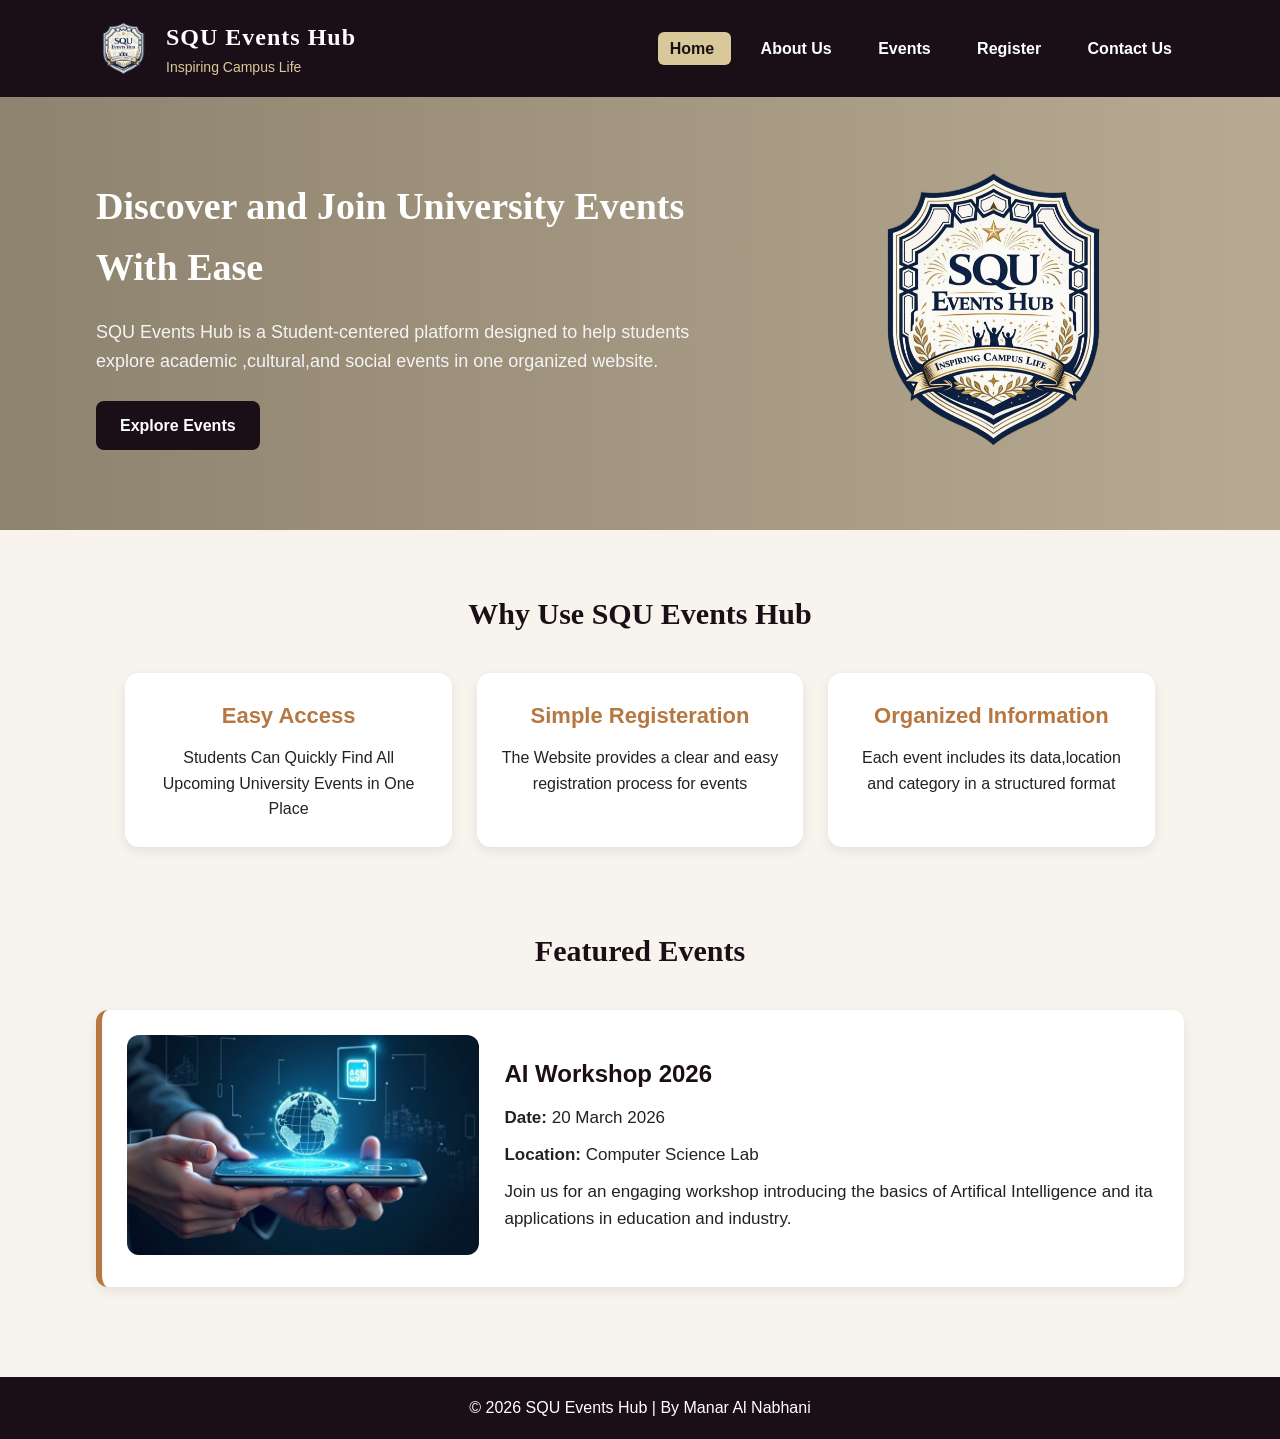
<file: index.html>
<!DOCTYPE html>
<html lang="en">
<head>
    <meta charset="UTF-8">
    <meta name="viewport" content="width=device-width, initial-scale=1.0">
    <title> SQU Events Hub </title>
    <link rel="stylesheet" href="style.css">
    <style>
        .hero.txt{
            letter-spacing: 1px;
        }
    </style>
</head>
<body>
    <header>
        <div class="container nav-bar">
            <div class="brand">
                <img src="images/logo.png" alt="SQU Events Hub Logo">
                <div>
                    <h1 id="site-title" style="text-align: center;"> SQU Events Hub </h1>
                    <p> Inspiring Campus Life </p>
                </div>
            </div>
            <nav>
                <a href="index.html" class="active"> Home </a>
                <a href="about.html"> About Us </a>
                <a href="events.html"> Events </a>
                <a href="register.html"> Register </a>
                <a href="contact.html"> Contact Us </a>
            </nav>
        </div>
    </header>
    <section class="hero">
        <div class="container hero-content">
            <div class="hero-text">
                <h2> Discover and Join University Events With Ease</h2>
                <p>
                    SQU Events Hub is a Student-centered platform designed to help students
                    explore academic ,cultural,and social events in one organized website.
                </p>
                <a href="events.html" class="btn"> Explore Events </a>
            </div>
            <div class="hero-image">
                <img src="images/logo.png" alt="SQU Events Hub Logo">
            </div>
        </div>
    </section>
    <section class="features">
        <div class="container">
            <h3> Why Use SQU Events Hub </h3>
            <div class="cards">
                <div class="card">
                    <h4> Easy Access </h4>
                    <p> Students Can Quickly Find All Upcoming University Events in One Place </p>
                </div>
                <div class="card">
                    <h4> Simple Registeration </h4>
                    <p> The Website provides a clear and easy registration process for events </p>
                </div>
                <div class="card">
                    <h4> Organized Information </h4>
                    <p> Each event includes its data,location and category in a structured format </p>
                </div>
            </div>
        </div>
    </section>

    <section class="highlight">
        <div class="container">
            <h3> Featured Events </h3>
            <div class="highlight-box">
                <div class="highlight-image">
                    <img src="images/event1.jpeg" alt="AI Workshop">
                </div>
                <div class="highlight-text">
                    <h4> AI Workshop 2026 </h4>
                    <p><strong> Date: </strong> 20 March 2026 </p>
                    <p><strong> Location: </strong> Computer Science Lab </p>
                    <p>
                    Join us for an engaging workshop introducing the basics of Artifical
                    Intelligence and ita applications in education and industry.
                    </p>
                </div>
            </div>
        </div>
    </section>
    <footer>
        <div class="container">
            <p>&copy; 2026 SQU Events Hub | By Manar Al Nabhani </p>
        </div>
    </footer>
</body>
</html>
</file>
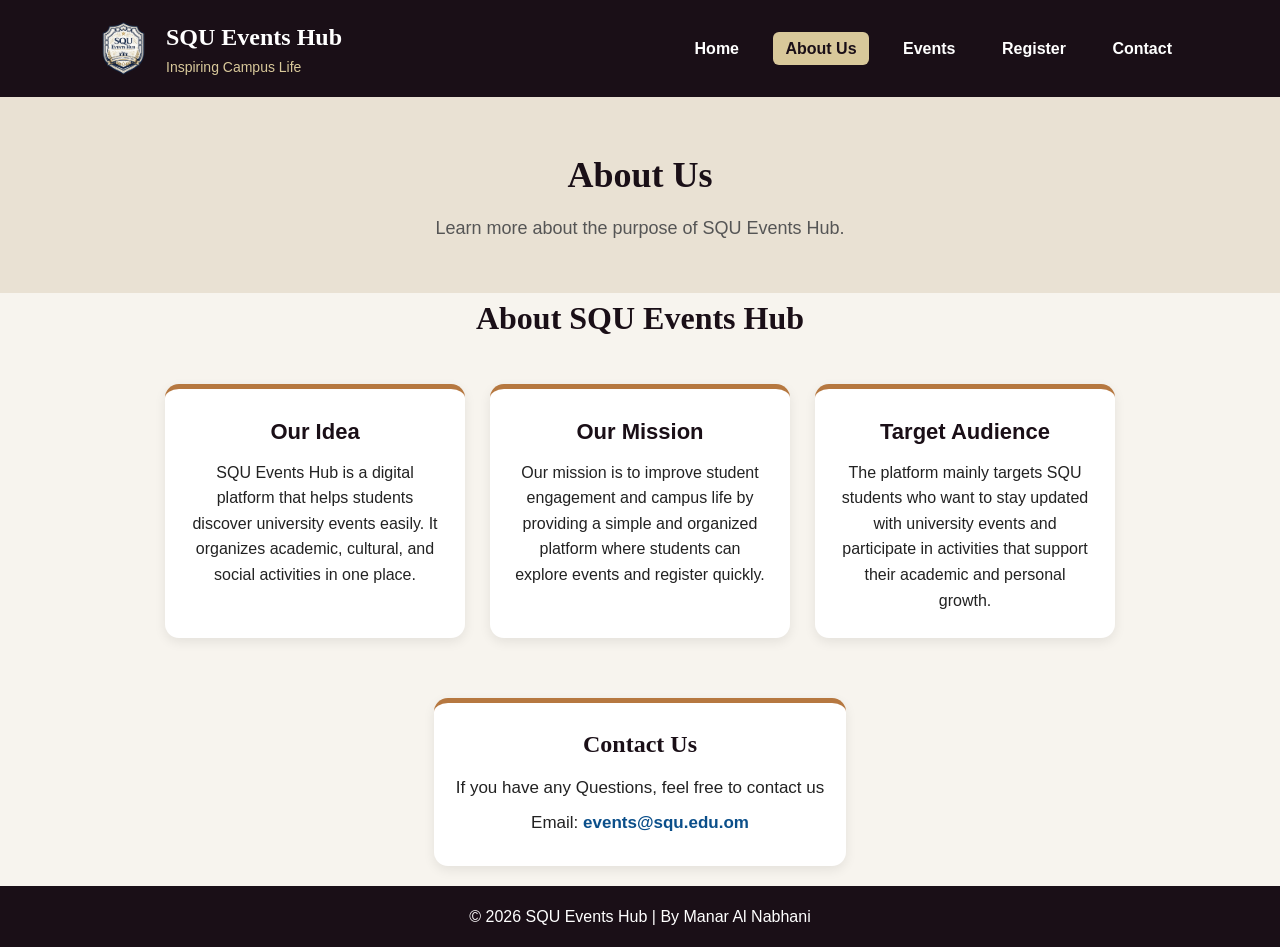
<file: about.html>
<!DOCTYPE html>
<html lang="en">
<head>
    <meta charset="UTF-8">
    <meta name="viewport" content="width=device-width, initial-scale=1.0">
    <title>About Us - SQU Events Hub</title>
    <link rel="stylesheet" href="style.css">
</head>
<body>

    <header>
        <div class="container nav-bar">
            <div class="brand">
                <img src="images/logo.png" alt="SQU Events Hub Logo">
                <div>
                    <h1>SQU Events Hub</h1>
                    <p>Inspiring Campus Life</p>
                </div>
            </div>

            <nav>
                <a href="index.html">Home</a>
                <a href="about.html" class="active">About Us</a>
                <a href="events.html">Events</a>
                <a href="register.html">Register</a>
                <a href="contact.html">Contact</a>
            </nav>
        </div>
    </header>

    <section class="page-hero">
        <div class="container">
            <h2>About Us</h2>
            <p>Learn more about the purpose of SQU Events Hub.</p>
        </div>
    </section>

    <section class="about-section">
        <div class="container">
            <h3 class="about-title">About SQU Events Hub</h3>

            <div class="about-cards">
                <div class="about-card">
                    <h4>Our Idea</h4>
                    <p>
                        SQU Events Hub is a digital platform that helps students discover
                        university events easily. It organizes academic, cultural, and
                        social activities in one place.
                    </p>
                </div>

                <div class="about-card">
                    <h4>Our Mission</h4>
                    <p>
                        Our mission is to improve student engagement and campus life
                        by providing a simple and organized platform where students
                        can explore events and register quickly.
                    </p>
                </div>

                <div class="about-card">
                    <h4>Target Audience</h4>
                    <p>
                        The platform mainly targets SQU students who want to stay
                        updated with university events and participate in activities
                        that support their academic and personal growth.
                    </p>
                
                </div>
                    <div class="about-contact">
        <h3> Contact Us </h3>
        <p> If you have any Questions, feel free to contact us</p>
        <p>Email: <a href="mailto:events@squ.edu.om">events@squ.edu.om</a></p>
                 </div>
            </div>
        </div>
        
    </section>


    <footer>
        <div class="container">
            <p>&copy; 2026 SQU Events Hub | By Manar Al Nabhani</p>
        </div>
    </footer>

</body>
</html>
</file>
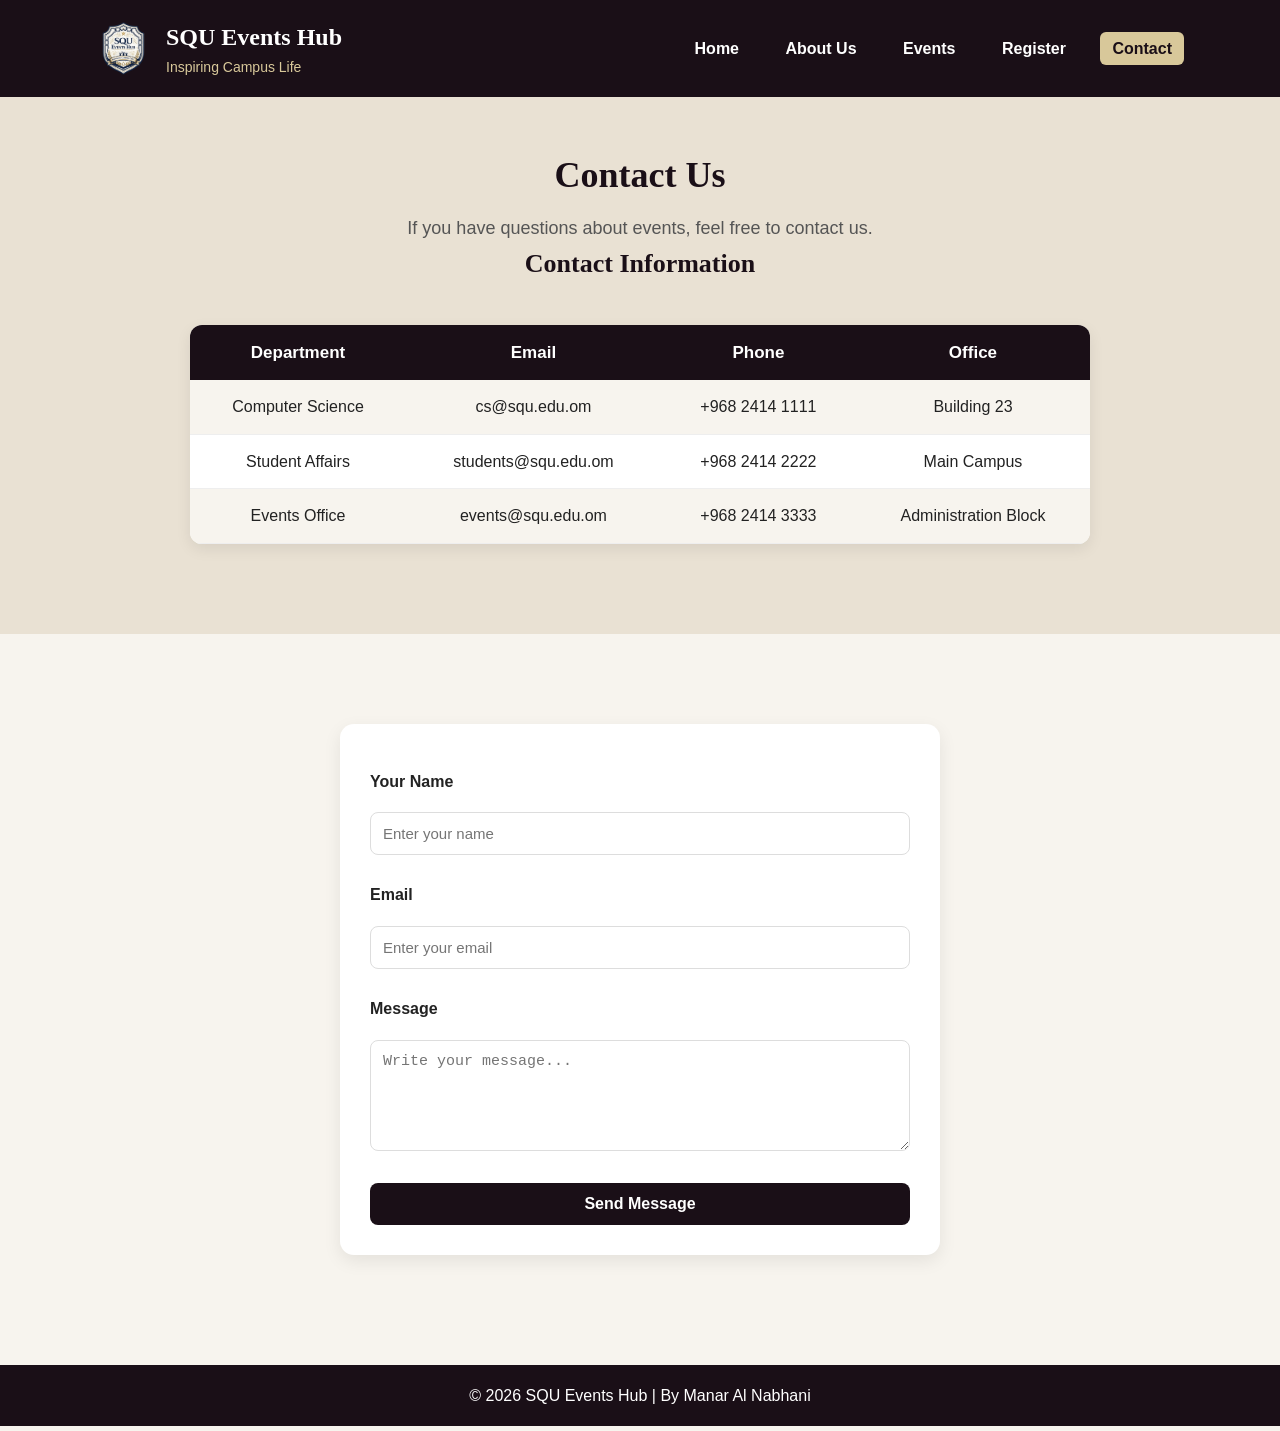
<file: contact.html>
<!DOCTYPE html>
<html lang="en">
<head>
<meta charset="UTF-8">
<meta name="viewport" content="width=device-width, initial-scale=1.0">
<title>Contact Us - SQU Events Hub</title>
<link rel="stylesheet" href="style.css">
</head>

<body>

<header>
<div class="container nav-bar">

<div class="brand">
<img src="images/logo.png">
<div>
<h1>SQU Events Hub</h1>
<p>Inspiring Campus Life</p>
</div>
</div>

<nav>
<a href="index.html">Home</a>
<a href="about.html">About Us</a>
<a href="events.html">Events</a>
<a href="register.html">Register</a>
<a href="contact.html" class="active">Contact</a>
</nav>

</div>
</header>


<section class="page-hero">
<div class="container">
<h2>Contact Us</h2>
<p>If you have questions about events, feel free to contact us.</p>
<h3 class="table-title">Contact Information</h3>

<div class="events-table-box">

<table class="events-table">

<tr>
<th>Department</th>
<th>Email</th>
<th>Phone</th>
<th>Office</th>
</tr>

<tr>
<td>Computer Science</td>
<td>cs@squ.edu.om</td>
<td>+968 2414 1111</td>
<td>Building 23</td>
</tr>

<tr>
<td>Student Affairs</td>
<td>students@squ.edu.om</td>
<td>+968 2414 2222</td>
<td>Main Campus</td>
</tr>

<tr>
<td>Events Office</td>
<td>events@squ.edu.om</td>
<td>+968 2414 3333</td>
<td>Administration Block</td>
</tr>

</table>

</div>
</div>
</section>


<section class="contact-section">
<div class="container contact-box">


<form class="contact-form" action="https://httpbin.org/get" method="get">

<label>Your Name</label>
<input type="text" name="fullname" placeholder="Enter your name">

<label>Email</label>
<input type="email" name="email" placeholder="Enter your email">

<label>Message</label>
<textarea rows="5" name="message" placeholder="Write your message..."></textarea>

<button type="submit" class="btn">Send Message</button>

</form>

</div>
</section>


<footer>
<div class="container">
<p>&copy; 2026 SQU Events Hub | By Manar Al Nabhani</p>
</div>
</footer>

</body>
</html>
</file>
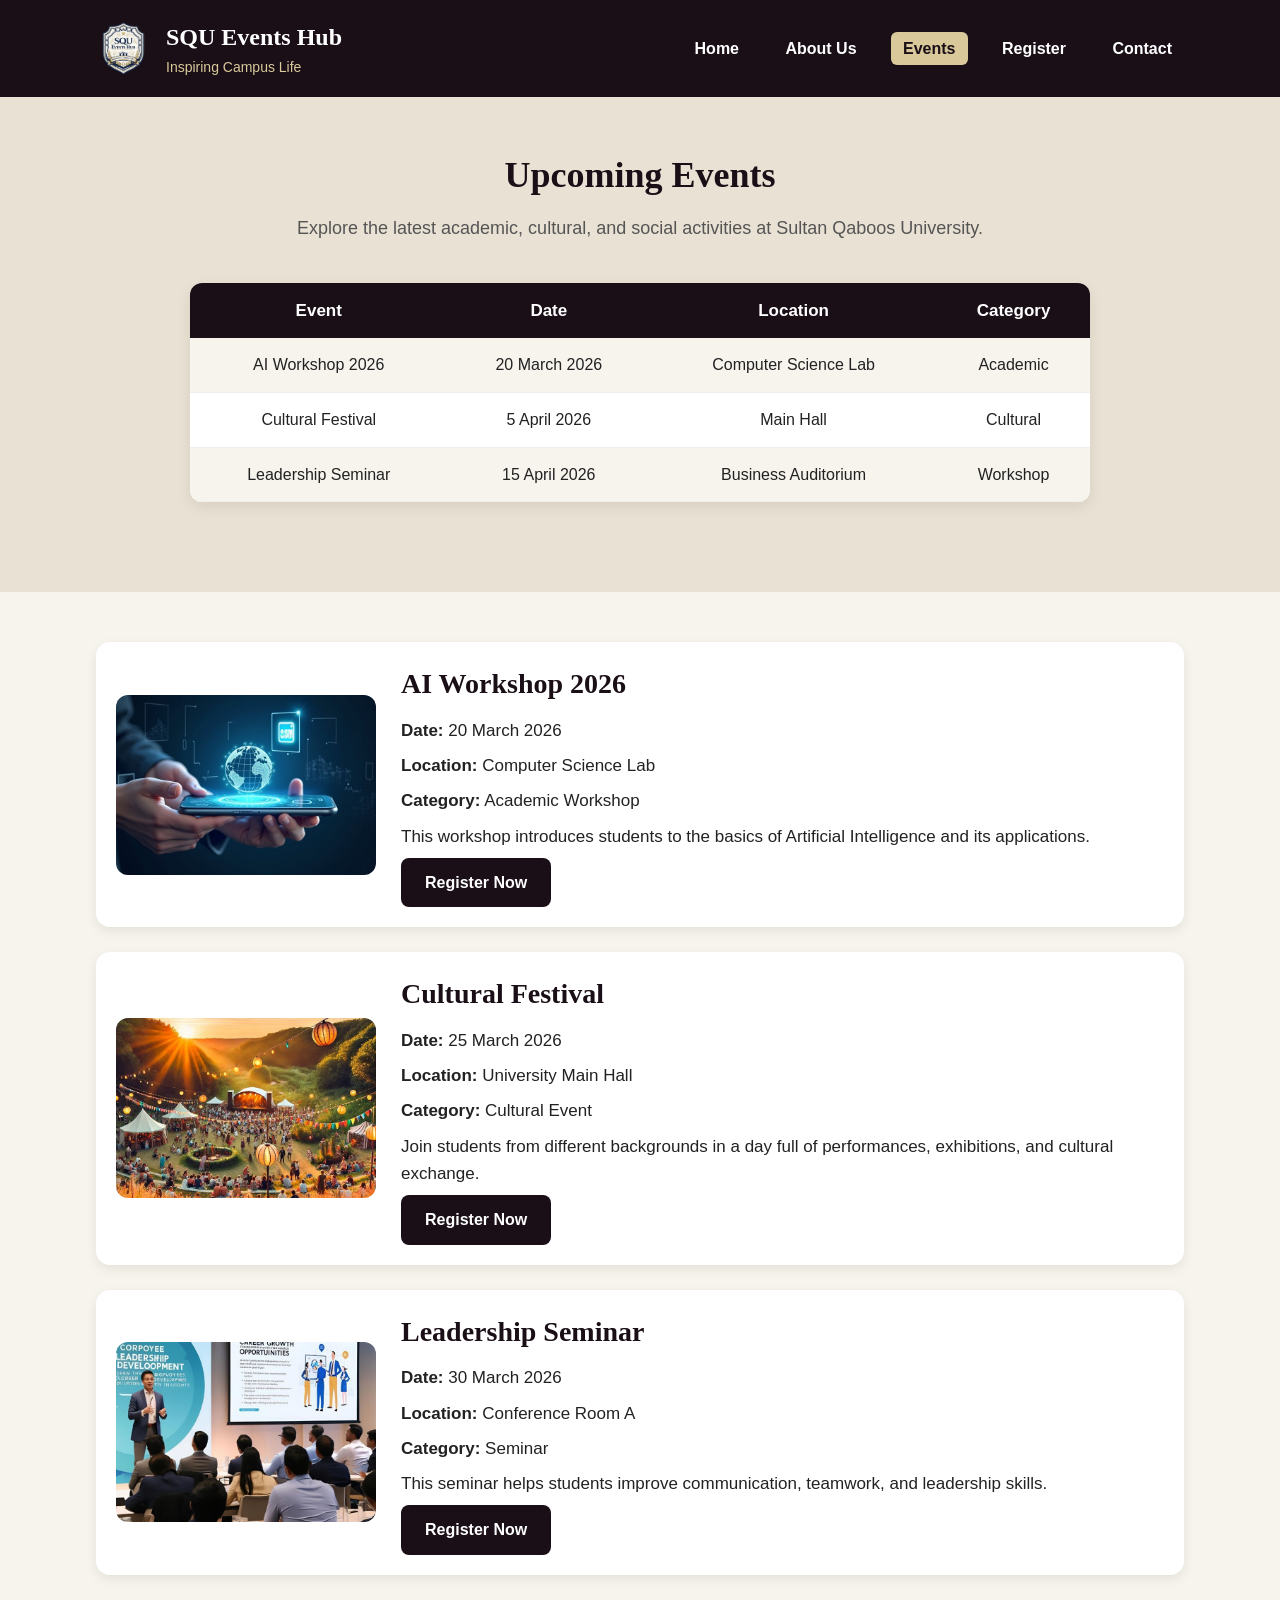
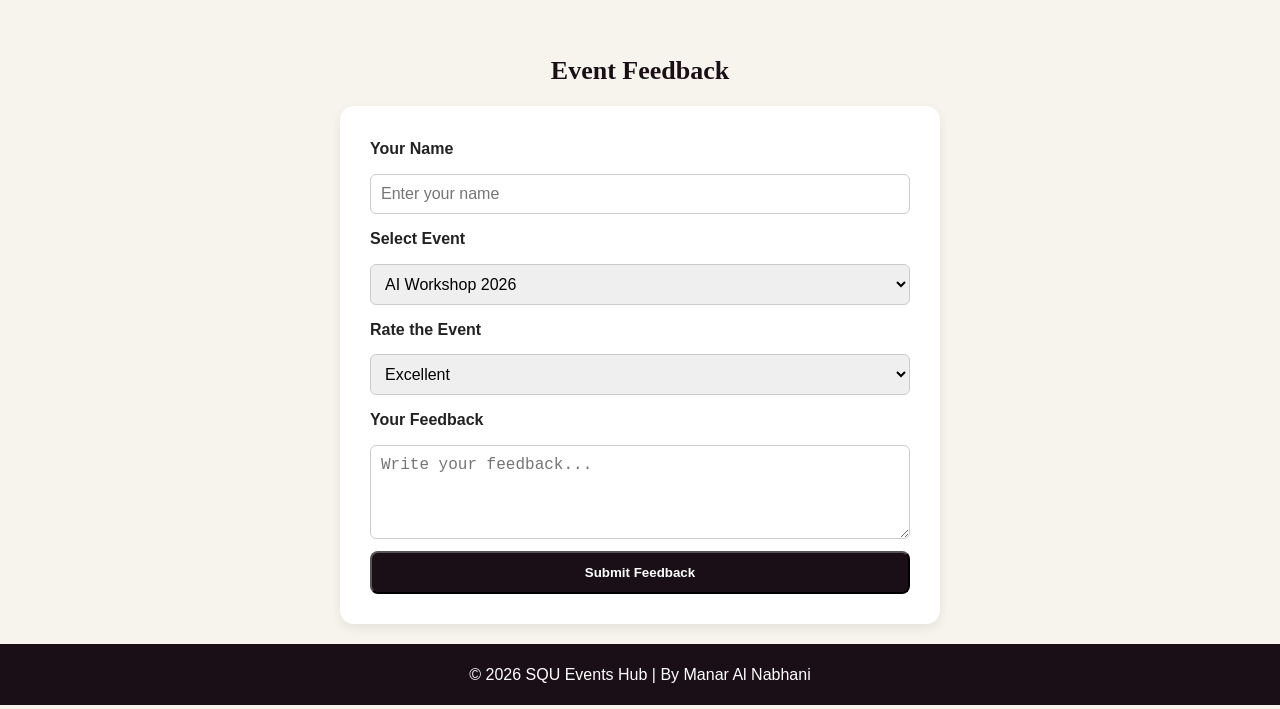
<file: events.html>
<!DOCTYPE html>
<html lang="en">
<head>
    <meta charset="UTF-8">
    <meta name="viewport" content="width=device-width, initial-scale=1.0">
    <title>Upcoming Events - SQU Events Hub</title>
    <link rel="stylesheet" href="style.css">
</head>
<body>

    <header>
        <div class="container nav-bar">
            <div class="brand">
                <img src="images/logo.png" alt="SQU Events Hub Logo">
                <div>
                    <h1>SQU Events Hub</h1>
                    <p>Inspiring Campus Life</p>
                </div>
            </div>

            <nav>
                <a href="index.html">Home</a>
                <a href="about.html">About Us</a>
                <a href="events.html" class="active">Events</a>
                <a href="register.html">Register</a>
                <a href="contact.html">Contact</a>
            </nav>
        </div>
    </header>

    <section class="page-hero">
        <div class="container">
            <h2>Upcoming Events</h2>
            <p>Explore the latest academic, cultural, and social activities at Sultan Qaboos University.</p>
            <div class="events-table-box">
    <table class="events-table">
        <tr>
            <th>Event</th>
            <th>Date</th>
            <th>Location</th>
            <th>Category</th>
        </tr>

        <tr>
            <td>AI Workshop 2026</td>
            <td>20 March 2026</td>
            <td>Computer Science Lab</td>
            <td>Academic</td>
        </tr>

        <tr>
            <td>Cultural Festival</td>
            <td>5 April 2026</td>
            <td>Main Hall</td>
            <td>Cultural</td>
        </tr>

        <tr>
            <td>Leadership Seminar</td>
            <td>15 April 2026</td>
            <td>Business Auditorium</td>
            <td>Workshop</td>
        </tr>
    </table>
</div>


        </div>
    </section>

    <section class="events-section">
        <div class="container">

            <div class="event-card">
                <img src="images/event1.jpeg" alt="AI Workshop">
                <div class="event-info">
                    <h3>AI Workshop 2026</h3>
                    <p><strong>Date:</strong> 20 March 2026</p>
                    <p><strong>Location:</strong> Computer Science Lab</p>
                    <p><strong>Category:</strong> Academic Workshop</p>
                    <p>This workshop introduces students to the basics of Artificial Intelligence and its applications.</p>
                    <a href="register.html" class="btn">Register Now</a>
                </div>
            </div>

            <div class="event-card">
                <img src="images/event3.jpeg" alt="Cultural Festival">
                <div class="event-info">
                    <h3>Cultural Festival</h3>
                    <p><strong>Date:</strong> 25 March 2026</p>
                    <p><strong>Location:</strong> University Main Hall</p>
                    <p><strong>Category:</strong> Cultural Event</p>
                    <p>Join students from different backgrounds in a day full of performances, exhibitions, and cultural exchange.</p>
                    <a href="register.html" class="btn">Register Now</a>
                </div>
            </div>

            <div class="event-card">
                <img src="images/event4.jpeg" alt="Leadership Seminar">
                <div class="event-info">
                    <h3>Leadership Seminar</h3>
                    <p><strong>Date:</strong> 30 March 2026</p>
                    <p><strong>Location:</strong> Conference Room A</p>
                    <p><strong>Category:</strong> Seminar</p>
                    <p>This seminar helps students improve communication, teamwork, and leadership skills.</p>
                    <a href="register.html" class="btn">Register Now</a>
                </div>
            </div>

        </div>
    </section>
    <h3 class="table-title">Event Feedback</h3>

<form class="register-form" action="https://httpbin.org/get" method="get">

<label>Your Name</label>
<input type="text" name="fullname" placeholder="Enter your name">

<label>Select Event</label>
<select name="event">
    <option>AI Workshop 2026</option>
    <option>Cultural Festival</option>
    <option>Leadership Seminar</option>
</select>

<label>Rate the Event</label>
<select name="rating">
    <option>Excellent</option>
    <option>Very Good</option>
    <option>Good</option>
    <option>Average</option>
</select>

<label>Your Feedback</label>
<textarea name="feedback" rows="4" placeholder="Write your feedback..."></textarea>

<button type="submit" class="btn">Submit Feedback</button>

</form>

    <footer>
        <div class="container">
            <p>&copy; 2026 SQU Events Hub | By Manar Al Nabhani</p>
        </div>
    </footer>

</body>
</html>
</file>
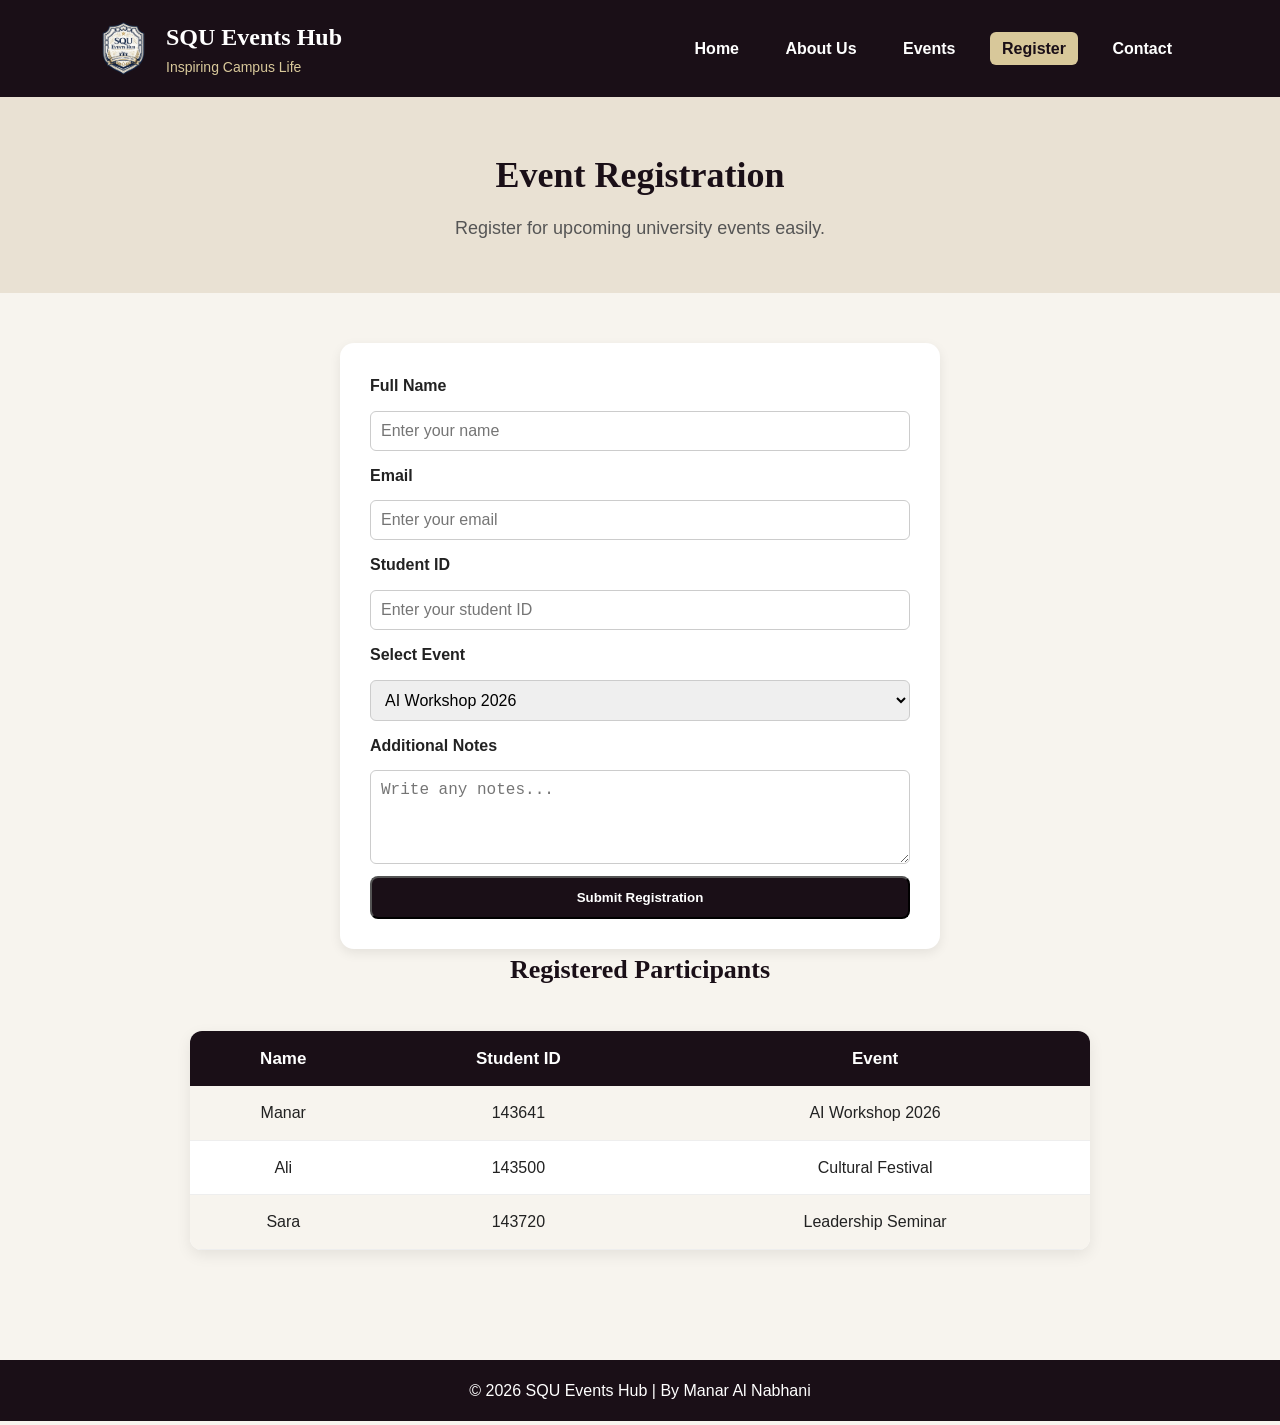
<file: register.html>
<!DOCTYPE html>
<html lang="en">
<head>
<meta charset="UTF-8">
<meta name="viewport" content="width=device-width, initial-scale=1.0">
<title>Register - SQU Events Hub</title>
<link rel="stylesheet" href="style.css">
</head>

<body>

<header>
<div class="container nav-bar">

<div class="brand">
<img src="images/logo.png">
<div>
<h1>SQU Events Hub</h1>
<p>Inspiring Campus Life</p>
</div>
</div>

<nav>
<a href="index.html">Home</a>
<a href="about.html">About Us</a>
<a href="events.html">Events</a>
<a href="register.html" class="active">Register</a>
<a href="contact.html">Contact</a>
</nav>

</div>
</header>


<section class="page-hero">
<div class="container">
<h2>Event Registration</h2>
<p>Register for upcoming university events easily.</p>
</div>
</section>


<section class="register-section">
<div class="container">

<form class="register-form" action="https://httpbin.org/get">

<label>Full Name</label>
<input type="text" name="fullname" placeholder="Enter your name">

<label>Email</label>
<input type="email" name="email" placeholder="Enter your email">

<label>Student ID</label>
<input type="text" name="studentid" placeholder="Enter your student ID">

<label>Select Event</label>
<select name="event">
<option>AI Workshop 2026</option>
<option>Cultural Festival</option>
<option>Leadership Seminar</option>
</select>

<label>Additional Notes</label>
<textarea name="notes" rows="4" placeholder="Write any notes..."></textarea>

<button type="submit" class="btn">Submit Registration</button>

</form>

<h3 class="table-title">Registered Participants</h3>

<div class="events-table-box">

<table class="events-table">

<tr>
<th>Name</th>
<th>Student ID</th>
<th>Event</th>
</tr>

<tr>
<td>Manar</td>
<td>143641</td>
<td>AI Workshop 2026</td>
</tr>

<tr>
<td>Ali</td>
<td>143500</td>
<td>Cultural Festival</td>
</tr>

<tr>
<td>Sara</td>
<td>143720</td>
<td>Leadership Seminar</td>
</tr>

</table>

</div>

</div>
</section>


<footer>
<div class="container">
<p>&copy; 2026 SQU Events Hub | By Manar Al Nabhani</p>
</div>
</footer>

</body>
</html>
</file>
<file: style.css>
* {
    margin: 0;
    padding: 0;
    box-sizing: border-box;
}

body {
    font-family:"Trebuchet MS","Sego UI", sans-serif;
    background-color: #f7f4ee;
    color: #222;
    line-height: 1.6;
}

.container {
    width: 85%;
    margin: auto;
}

header {
    background-color: #1a0f17;
    padding: 18px 0;
}

.nav-bar {
    display: flex;
    justify-content: space-between;
    align-items: center;
}

.brand {
    display: flex;
    align-items: center;
    gap: 15px;
    color: white;
}

.brand img {
    width: 55px;
    height: 55px;
    object-fit: contain;
}

.brand h1 {
    font-size: 24px;
}

.brand p {
    font-size: 14px;
    color: #d8c89a;
}

nav a {
    color: white;
    text-decoration: none;
    margin-left: 18px;
    font-weight: bold;
    padding: 8px 12px;
    border-radius: 6px;
}

nav a:hover,
nav a.active {
    background-color: #d8c89a;
    color: #1a0f17;
}

.hero {
    background: linear-gradient(to right, #8e836f, #b8aa92);
    padding: 70px 0;
}

.hero-content {
    display: flex;
    justify-content: space-between;
    align-items: center;
    gap: 40px;
}

.hero-text {
    width: 55%;
}

.hero-text h2 {
    font-size: 38px;
    color: white;
    margin-bottom: 20px;
}

.hero-text p {
    font-size: 18px;
    color: #f4f4f4;
    margin-bottom: 25px;
}

.btn {
    display: inline-block;
    background-color: #1a0f17;
    color: white;
    text-decoration: none;
    padding: 12px 24px;
    border-radius: 8px;
    font-weight: bold;
}

.btn:hover {
    background-color: #2e1b28;
}

.hero-image {
    width: 35%;
    text-align: center;
}

.hero-image img {
    width: 220px;
    max-width: 100%;
}

.features {
    padding: 60px 0;
}

.features h3,
.highlight h3 {
    font-size: 30px;
    text-align: center;
    color: #1a0f17;
    margin-bottom: 35px;
}

.cards {
    display: flex;
    gap: 25px;
    justify-content: center;
}

.card {
    background-color: white;
    padding: 25px;
    border-radius: 14px;
    width: 30%;
    box-shadow: 0 4px 12px rgba(0, 0, 0, 0.08);
    text-align: center;
}

.card h4 {
    color: #b67840;
    margin-bottom: 12px;
    font-size: 22px;
}

.highlight {
    padding: 20px 0 70px;
}

.highlight-box {
    background-color: white;
    padding: 25px;
    border-left: 6px solid #b67840;
    border-radius: 12px;
    box-shadow: 0 4px 12px rgba(0, 0, 0, 0.08);
    display: flex;
    align-items:center;
    gap: 25px;
}

.highlight-image{
    width:35%;
}

.highlight-image img{
    width: 100%;
    height: 220px;
    object-fit:cover;
    border-radius: 12px;
}

.highlight-text{
    width: 65%;
}

.highlight-text h4{
    font-size: 26px;
    color:#1a0f17;
    margin-bottom:12px;
}
 .highlight-text p{
    margin-bottom: 10px;
    font-size: 17px;
 }
.highlight-box h4 {
    font-size: 24px;
    color: #1a0f17;
    margin-bottom: 10px;
}

footer {
    background-color: #1a0f17;
    color: white;
    text-align: center;
    padding: 18px 0;
    margin-top: 20px;
}
.page-hero {
    background-color: #e9e1d3;
    text-align: center;
    padding: 50px 0;
}

.page-hero h2 {
    font-size: 36px;
    color: #1a0f17;
    margin-bottom: 10px;
}

.page-hero p {
    font-size: 18px;
    color: #555;
}

.events-section {
    padding: 50px 0;
}

.event-card {
    display: flex;
    gap: 25px;
    background-color: white;
    border-radius: 14px;
    padding: 20px;
    margin-bottom: 25px;
    box-shadow: 0 4px 12px rgba(0, 0, 0, 0.08);
    align-items: center;
}

.event-card img {
    width: 260px;
    height: 180px;
    object-fit: cover;
    border-radius: 12px;
}

.event-info {
    flex: 1;
}

.event-info h3 {
    font-size: 28px;
    color: #1a0f17;
    margin-bottom: 10px;
}

.event-info p {
    margin-bottom: 8px;
    font-size: 17px;
}
.register-section {
padding: 50px 0;
}

.register-form {
background-color: white;
padding: 30px;
border-radius: 14px;
max-width: 600px;
margin: auto;
box-shadow: 0 4px 12px rgba(0,0,0,0.08);
display: flex;
flex-direction: column;
gap: 12px;
}

.register-form label {
font-weight: bold;
}

.register-form input,
.register-form select,
.register-form textarea {
padding: 10px;
border-radius: 6px;
border: 1px solid #ccc;
font-size: 16px;
}

.register-form input:focus,
.register-form select:focus,
.register-form textarea:focus {
outline: none;
border-color: #b67840;
}

.contact-section {
    padding: 50px 0;
}

.contact-box {
    display: flex;
    gap: 40px;
    align-items: flex-start;
}

.contact-info {
    flex: 1;
    font-size: 17px;
}

.contact-info h3 {
    margin-bottom: 15px;
    color: #1a0f17;
}

.contact-form {
    flex: 1;
    background: white;
    padding: 25px;
    border-radius: 12px;
    box-shadow: 0 4px 12px rgba(0, 0, 0, 0.08);

    display: flex;
    flex-direction: column;
    gap: 12px;
}

.contact-form input,
.contact-form textarea {
    padding: 10px;
    border-radius: 6px;
    border: 1px solid #ccc;
    font-size: 16px;
}

.contact-form input:focus,
.contact-form textarea:focus {
    outline: none;
    border-color: #b67840;
}

.about-title {
    text-align: center;
    font-size: 32px;
    margin-bottom: 40px;
    color: #1a0f17;
}

.about-cards {
    display: flex;
    gap: 25px;
    justify-content: center;
    flex-wrap: wrap;
}

.about-card {
    background: white;
    padding: 25px;
    border-radius: 14px;
    width: 300px;
    box-shadow: 0 4px 12px rgba(0,0,0,0.08);
    text-align: center;
    border-top: 5px solid #b67840;
}



.about-card h4 {
    color: #1a0f17;
    font-size: 22px;
    margin-bottom: 10px;
}

.about-card p {
    font-size: 16px;
    line-height: 1.6;
}

.about-contact {
    background: white;
    max-width: 700px;
    margin: 35px auto 0;
    padding: 22px;
    border-radius: 14px;
    box-shadow: 0 4px 12px rgba(0,0,0,0.08);
    text-align: center;
    border-top: 5px solid #b67840;
}

.about-contact h3 {
    margin-bottom: 10px;
    color: #1a0f17;
    font-size: 24px;
}

.about-contact p {
    font-size: 17px;
    margin-bottom: 8px;
}

.about-contact a {
    color: #0b4f8a;
    text-decoration: none;
    font-weight: bold;
}

.about-contact a:hover {
    text-decoration: underline;
}

.events-table-box {
    display:flex;
    justify-content: center;
    margin: 40px 0;
}

.events-table {
    width: 85%;
    max-width: 900px;
    border-collapse: collapse;
    background: white;
    border-radius: 12px;
    overflow: hidden;
    box-shadow: 0 5px 15px rgba(0,0,0,0.08);
}

.events-table th {
    background-color: #1a0f17;
    color: white;
    padding: 14px;
    font-size: 17px;
}

.events-table td {
    padding: 14px;
    text-align: center;
    border-bottom: 1px solid #eee;
}

.events-table tr:nth-child(even) {
    background-color: #f7f4ee;
}

.events-table tr:hover {
    background-color: #ece2d3;
}
.table-title{
    text-align: center;
    font-size: 26px;
    margin-bottom: 15px;
    color: #1a0f17;
}

.contact-form {
    background: white;
    padding: 30px;
    border-radius: 14px;
    box-shadow: 0 6px 18px rgba(0,0,0,0.08);
    max-width: 600px;
    margin: 40px auto;
}

.contact-form label {
    font-weight: bold;
    display: block;
    margin-bottom: 6px;
    margin-top: 15px;
}

.contact-form input,
.contact-form textarea {
    width: 100%;
    padding: 12px;
    border-radius: 8px;
    border: 1px solid #ddd;
    font-size: 15px;
}

.contact-form input:focus,
.contact-form textarea:focus {
    border-color: #b78b4a;
    outline: none;
}

.contact-form button {
    margin-top: 20px;
    width: 100%;
    padding: 12px;
    background: #1a0f17;
    color: white;
    border: none;
    border-radius: 8px;
    font-size: 16px;
    cursor: pointer;
}

.contact-form button:hover {
    background: #3a2335;
}

#site-title{
    letter-spacing: 1px;
}
h1,h2,h3{
    font-family: "Times New Roman", Times, serif;
}
@media (max-width: 900px) {
    .nav-bar,
    .hero-content,
    .cards {
        flex-direction: column;
        text-align: center;
    }

    .hero-text,
    .hero-image,
    .card {
        width: 100%;
    }

    nav a {
        display: inline-block;
        margin: 8px 6px;
    }

    .highlight-box{
        flex-direction: column;
        text-align: center;
    }
    .highlight-image,
    .highlight-text{
        width: 100%;
    }
    @media(max-width:768px){
        .events-table-box{
            overflow-x: auto;
            display: block;
        }
        .events-table{
            min-width: 700px;
        }
        .events-table th,
        .events-table td{
            padding:10px;
            font-size: 14px;
        }
    }

    @media(max-width:768px){
        .event-card{
            flex-direction:column;
            text-align: center;
            }
        .event-card img{
            width:100%;
            max-width:300px;
            margin-bottom: 15px;
        }

        .event-info{
            width:100%;
        }
    }
}
</file>
